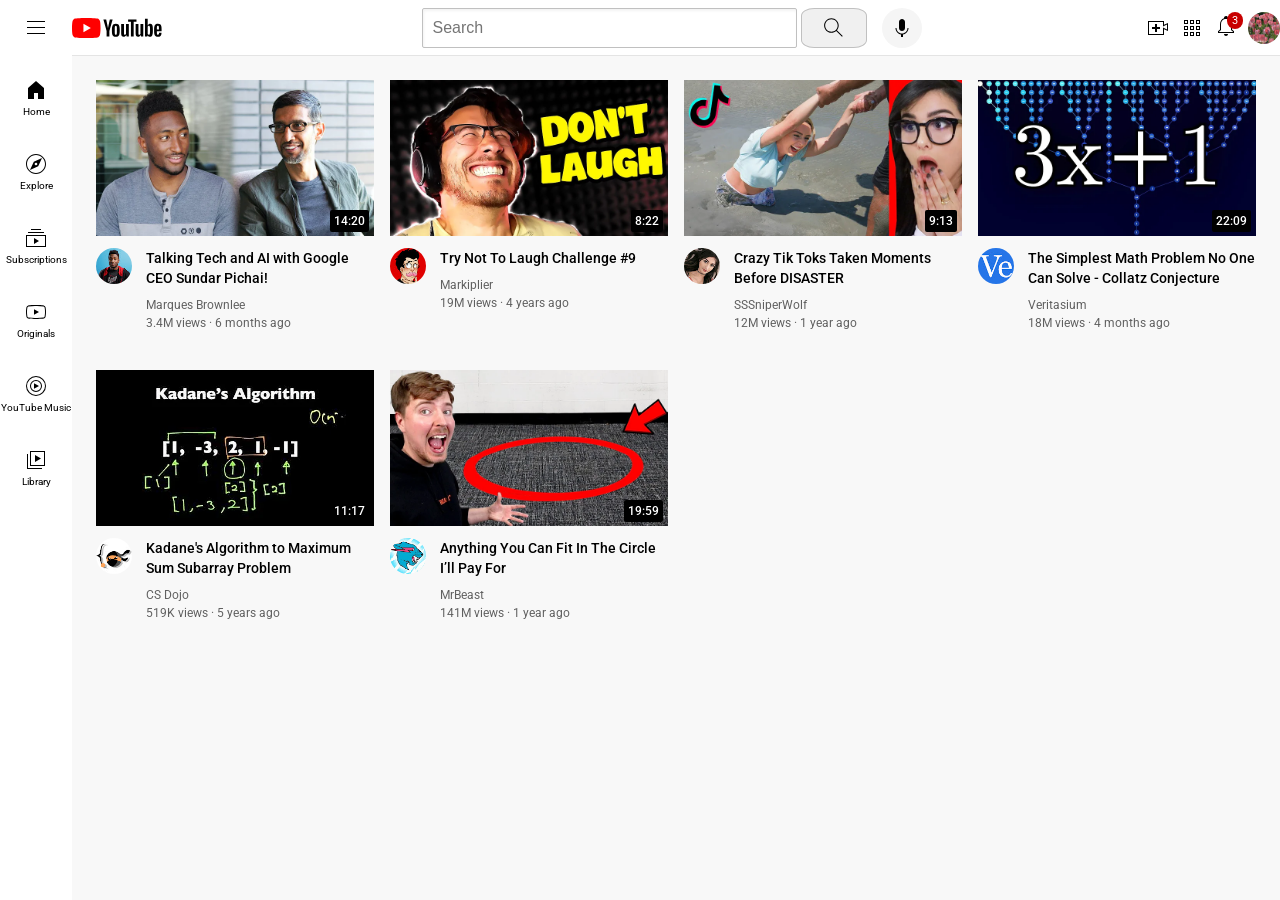
<file: index.html>
<!DOCTYPE html>
<html>
  <head>
    <title>YouTube.com Clone</title>
      <meta name="viewport" content="width=device-width, initial-scale=1.0">

    <link rel="preconnect" href="https://fonts.googleapis.com">
    <link rel="preconnect" href="https://fonts.gstatic.com" crossorigin>
    <link href="https://fonts.googleapis.com/css2?family=Roboto:wght@400;500;700&display=swap" rel="stylesheet">

    <link rel="stylesheet" href="styles/general.css">
    <link rel="stylesheet" href="styles/header.css">
    <link rel="stylesheet" href="styles/video.css">
    <link rel="stylesheet" href="styles/sidebar.css">
  </head>
  <body>
    <header class="header">
      <div class="left-section">
        <img id="menu-btn" class="hamburger-menu" src="icons/hamburger-menu.svg">
        <img  class="youtube-logo" src="icons/youtube-logo.svg">
      </div>
      <div class="middle-section">
        <input class="search-bar" type="text" placeholder="Search">
        <button class="search-button">
          <img class="search-icon" src="icons/search.svg">
          <div class="tooltip">Search</div>
        </button>
        <!-- Put position absolute inside position relative -->
        <button class="voice-search-button">
          <img class="voice-search-icon" src="icons/voice-search-icon.svg">
          <div class="tooltip">Search with your voice</div>
        </button>
      </div>
      <div class="right-section">
        <div class="upload-icon-container">
          <img class="upload-icon" src="icons/upload.svg">
          <div class="tooltip">Create</div>
        </div>
        <img class="youtube-apps-icon" src="icons/youtube-apps.svg">
        <div class="notifications-icon-container">
          <img class="notifications-icon" src="icons/notifications.svg">
          <div class="notifications-count">3</div>
        </div>
        <img class="current-user-picture" src="channel-pictures/download.jfif">
      </div>
    </header>

    <nav class="sidebar">
      <div class="sidebar-link">
        <img src="icons/home.svg">
        <div>Home</div>
      </div>
      <div class="sidebar-link">
        <img src="icons/explore.svg">
        <div>Explore</div>
      </div>
      <div class="sidebar-link">
        <img src="icons/subscriptions.svg">
        <div>Subscriptions</div>
      </div>
      <div class="sidebar-link">
        <img src="icons/originals.svg">
        <div>Originals</div>
      </div>
      <div class="sidebar-link">
        <img src="icons/youtube-music.svg">
        <div>YouTube Music</div>
      </div>
      <div class="sidebar-link">
        <img src="icons/library.svg">
        <div>Library</div>
      </div>
    </nav>

    <main>
      <section class="video-grid">
        <div class="video-preview">
          <div class="thumbnail-row">
            <img class="thumbnail" src="thumbnails/thumbnail-1.webp">
            <div class="video-time">14:20</div>
          </div>
          <div class="video-info-grid">
            <div class="channel-picture">
              <img class="profile-picture" src="channel-pictures/channel-1.jpeg">
            </div>
            <div class="video-info">
              <p class="video-title">
                Talking Tech and AI with Google CEO Sundar Pichai!
              </p>
              <p class="video-author">
                Marques Brownlee
              </p>
              <p class="video-stats">
                3.4M views &#183; 6 months ago
              </p>
            </div>
          </div>
        </div>

        <div class="video-preview">
          <div class="thumbnail-row">
            <img class="thumbnail" src="thumbnails/thumbnail-2.webp">
            <div class="video-time">8:22</div>
          </div>
          <div class="video-info-grid">
            <div class="channel-picture">
              <img class="profile-picture" src="channel-pictures/channel-2.jpeg">
            </div>
            <div class="video-info">
              <p class="video-title">
                Try Not To Laugh Challenge #9
              </p>
              <p class="video-author">
                Markiplier
              </p>
              <p class="video-stats">
                19M views &#183; 4 years ago
              </p>
            </div>
          </div>
        </div>

        <div class="video-preview">
          <div class="thumbnail-row">
            <img class="thumbnail" src="thumbnails/thumbnail-3.webp">
            <div class="video-time">9:13</div>
          </div>
          <div class="video-info-grid">
            <div class="channel-picture">
              <img class="profile-picture" src="channel-pictures/channel-3.jpeg">
            </div>
            <div class="video-info">
              <p class="video-title">
                Crazy Tik Toks Taken Moments Before DISASTER
              </p>
              <p class="video-author">
                SSSniperWolf
              </p>
              <p class="video-stats">
                12M views &#183; 1 year ago
              </p>
            </div>
          </div>
        </div>

        <div class="video-preview">
          <div class="thumbnail-row">
            <img class="thumbnail" src="thumbnails/thumbnail-4.webp">
            <div class="video-time">22:09</div>
          </div>
          <div class="video-info-grid">
            <div class="channel-picture">
              <img class="profile-picture" src="channel-pictures/channel-4.jpeg">
            </div>
            <div class="video-info">
              <p class="video-title">
                The Simplest Math Problem No One Can Solve - Collatz Conjecture
              </p>
              <p class="video-author">
                Veritasium
              </p>
              <p class="video-stats">
                18M views &#183; 4 months ago
              </p>
            </div>
          </div>
        </div>

        <div class="video-preview">
          <div class="thumbnail-row">
            <img class="thumbnail" src="thumbnails/thumbnail-5.webp">
            <div class="video-time">11:17</div>
          </div>
          <div class="video-info-grid">
            <div class="channel-picture">
              <img class="profile-picture" src="channel-pictures/channel-5.jpeg">
            </div>
            <div class="video-info">
              <p class="video-title">
                Kadane's Algorithm to Maximum Sum Subarray Problem
              </p>
              <p class="video-author">
                CS Dojo
              </p>
              <p class="video-stats">
                519K views &#183; 5 years ago
              </p>
            </div>
          </div>
        </div>

        <div class="video-preview">
          <div class="thumbnail-row">
            <img class="thumbnail" src="thumbnails/thumbnail-6.webp">
            <div class="video-time">19:59</div>
          </div>
          <div class="video-info-grid">
            <div class="channel-picture">
              <img class="profile-picture" src="channel-pictures/channel-6.jpeg">
            </div>
            <div class="video-info">
              <p class="video-title">
                Anything You Can Fit In The Circle I’ll Pay For
              </p>
              <p class="video-author">
                MrBeast
              </p>
              <p class="video-stats">
                141M views &#183; 1 year ago
              </p>
            </div>
          </div>
        </div>
      </section>
    </main>
    <script>
const menuBtn = document.getElementById("menu-btn");
const sidebar = document.querySelector(".sidebar");

menuBtn.addEventListener("click", function () {
  sidebar.classList.toggle("active");
  document.body.classList.toggle("sidebar-open");
});
</script>
  </body>
</html>
</file>
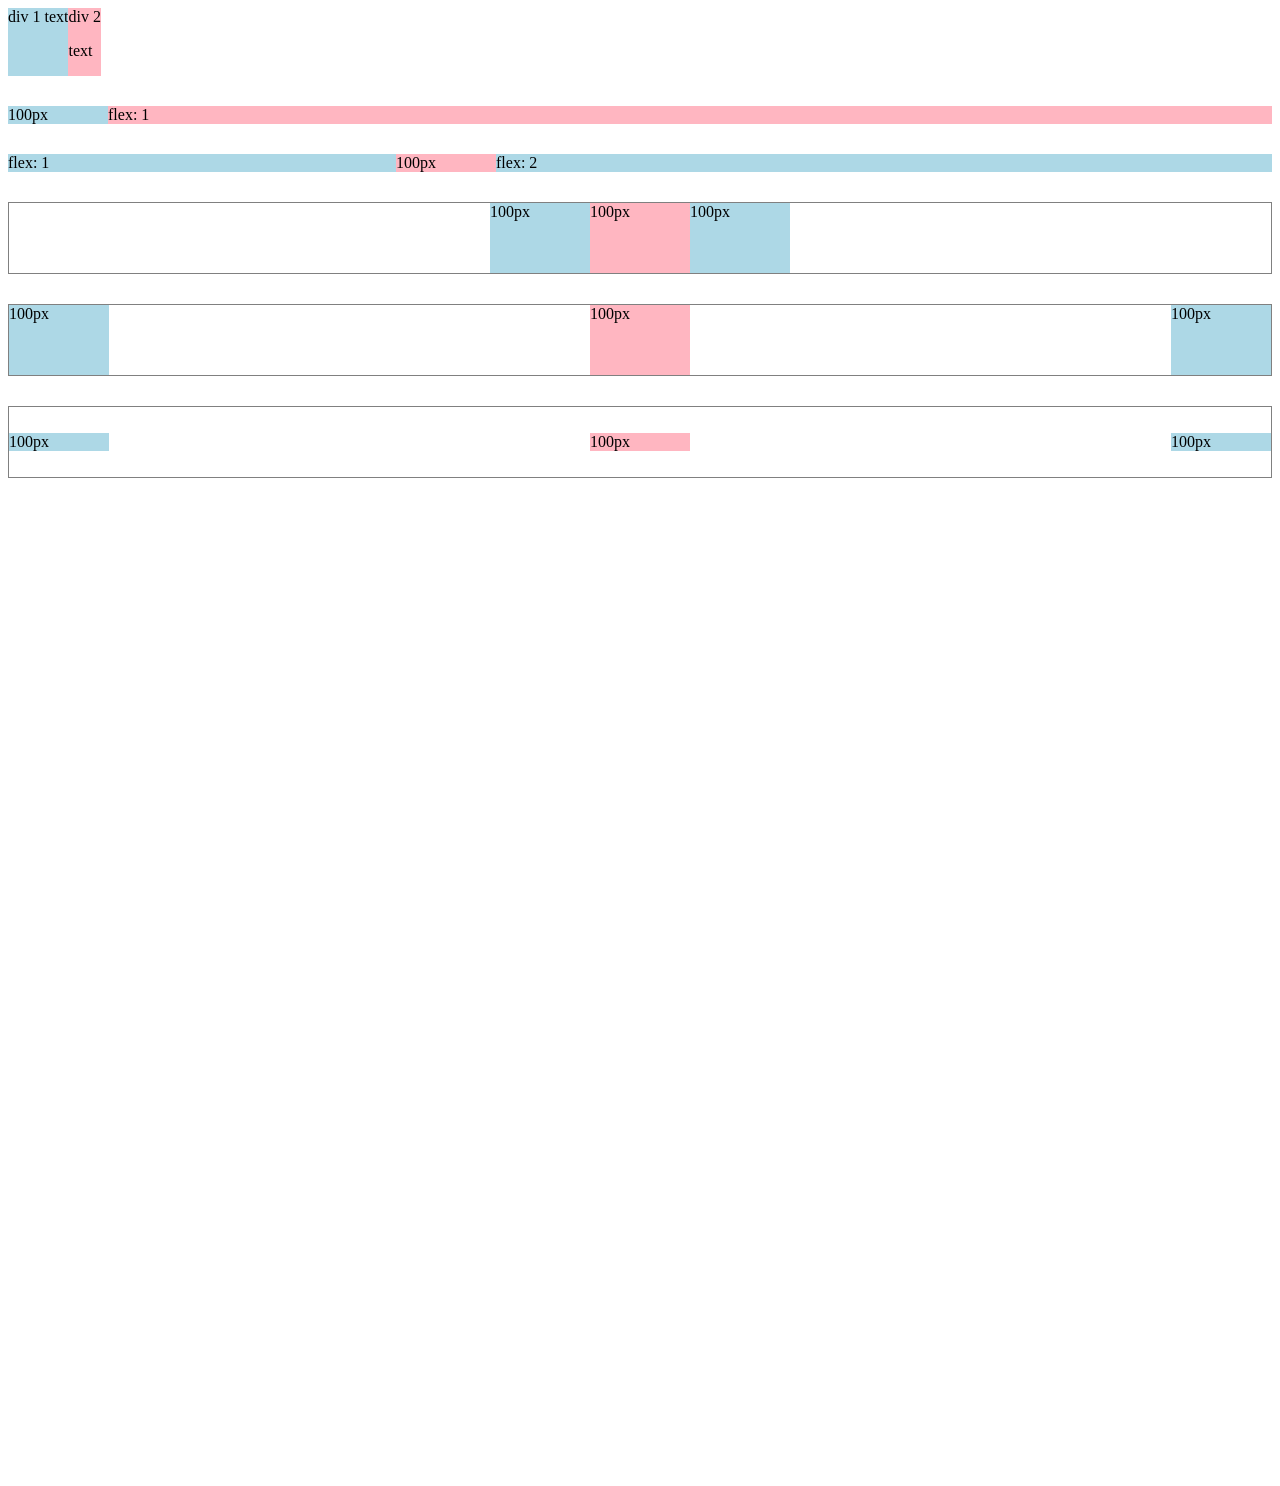
<file: flexbox.html>
<!DOCTYPE html>
<html>
  <head>
    <title>Flexbox Practice</title>
  </head>
  <body style="padding-bottom: 1000px;">
    <div style="
      display: flex;
      flex-direction: row;
    ">
      <div style="background-color: lightblue;">div 1 text</div>
      <div style="background-color: lightpink;">div 2 <p>text</p></div>
    </div>

    <div style="
      margin-top: 30px;
      display: flex;
      flex-direction: row;
    ">
      <div style="
        background-color: lightblue;
        width: 100px;
      ">100px</div>
      <div style="
        background-color: lightpink;
        flex: 1;
      ">flex: 1</div>
    </div>

    <div style="
      margin-top: 30px;
      display: flex;
      flex-direction: row;
    ">
      <div style="
        background-color: lightblue;
        flex: 1;
      ">flex: 1</div>
      <div style="
        background-color: lightpink;
        width: 100px;
      ">100px</div>
      <div style="
        background-color: lightblue;
        flex: 2;
      ">flex: 2</div>
    </div>

    <div style="
      margin-top: 30px;
      height: 70px;
      border-width: 1px;
      border-style: solid;
      border-color: gray;

      display: flex;
      flex-direction: row;
      justify-content: center;
    ">
      <div style="
        background-color: lightblue;
        width: 100px;
      ">100px</div>
      <div style="
        background-color: lightpink;
        width: 100px;
      ">100px</div>
      <div style="
        background-color: lightblue;
        width: 100px;
      ">100px</div>
    </div>

    <div style="
      margin-top: 30px;
      height: 70px;
      border-width: 1px;
      border-style: solid;
      border-color: gray;

      display: flex;
      flex-direction: row;
      justify-content: space-between;
    ">
      <div style="
        background-color: lightblue;
        width: 100px;
      ">100px</div>
      <div style="
        background-color: lightpink;
        width: 100px;
      ">100px</div>
      <div style="
        background-color: lightblue;
        width: 100px;
      ">100px</div>
    </div>

    <div style="
      margin-top: 30px;
      height: 70px;
      border-width: 1px;
      border-style: solid;
      border-color: gray;

      display: flex;
      flex-direction: row;
      justify-content: space-between;
      align-items: center;
    ">
      <div style="
        background-color: lightblue;
        width: 100px;
      ">100px</div>
      <div style="
        background-color: lightpink;
        width: 100px;
      ">100px</div>
      <div style="
        background-color: lightblue;
        width: 100px;
      ">100px</div>
    </div>
  </body>
</html>
</file>
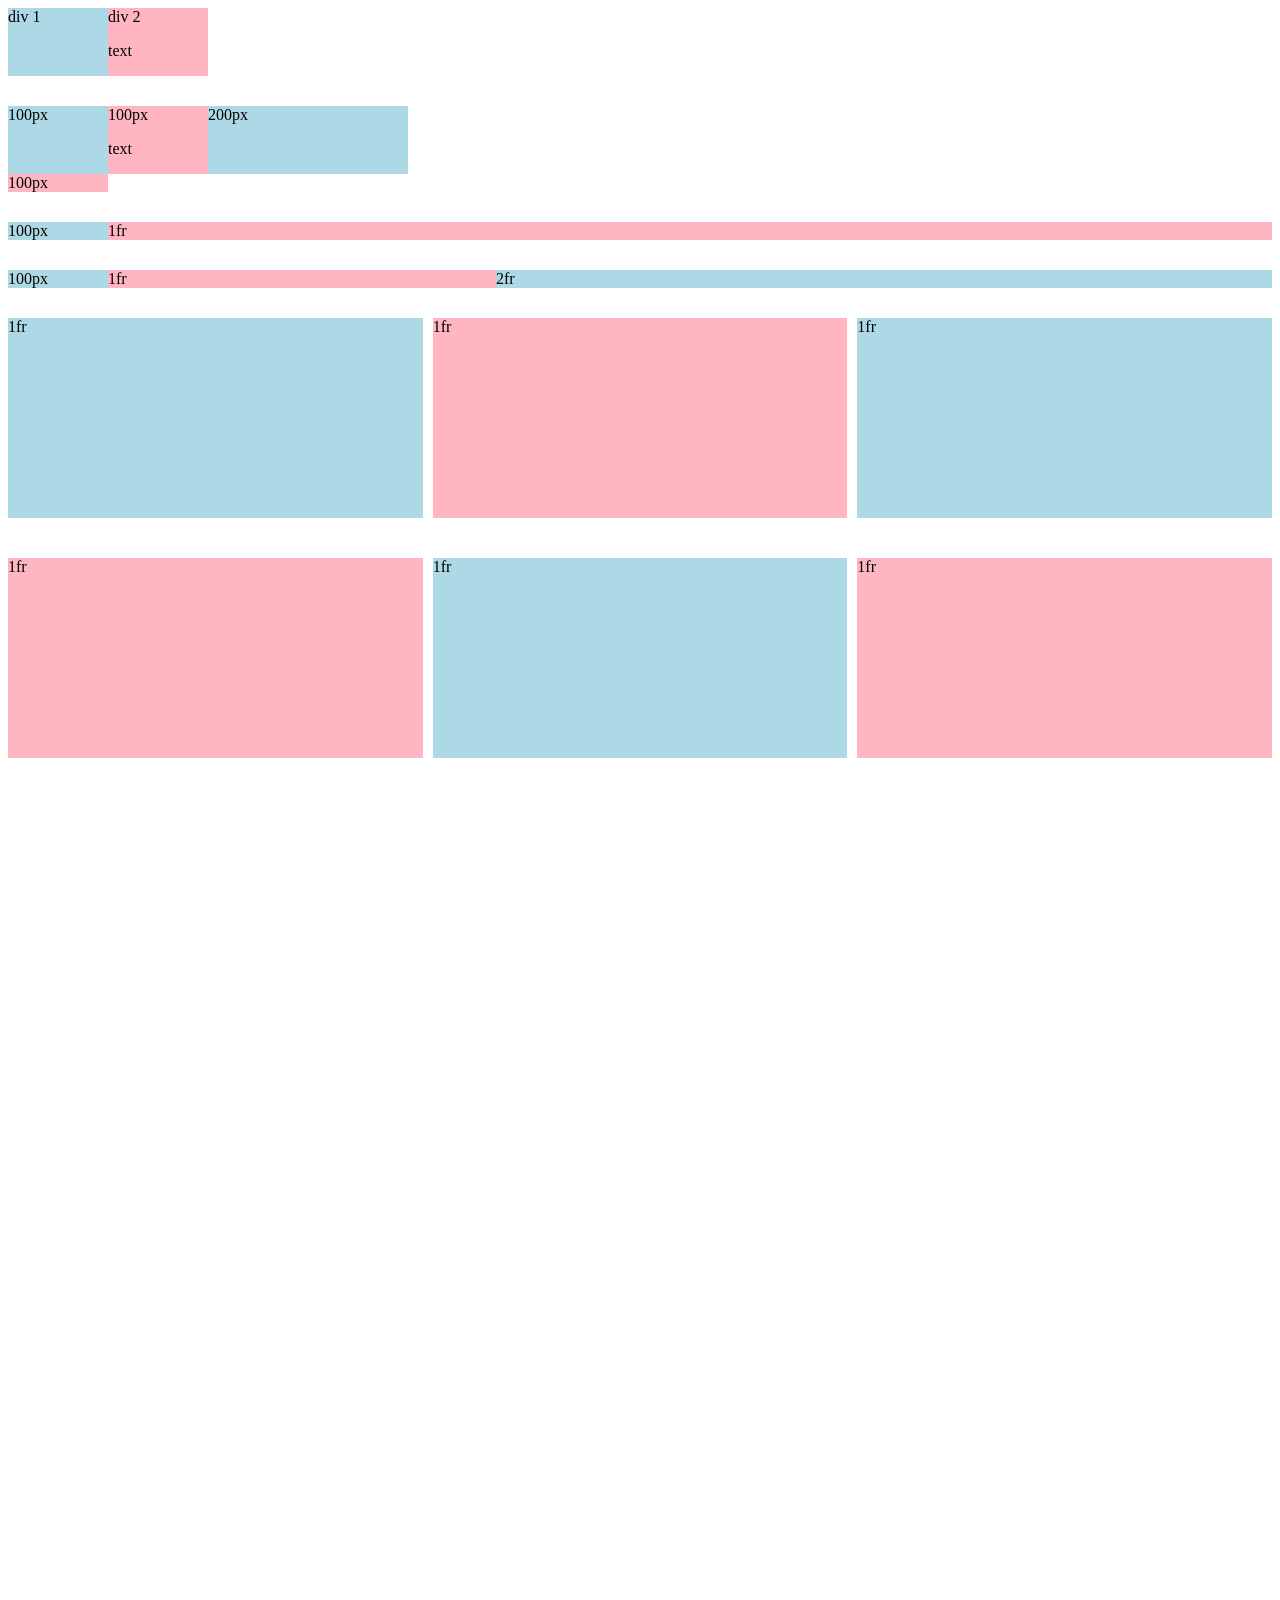
<file: grid.html>
<!DOCTYPE html>
<html>
  <head>
    <title>Grid Practice</title>
  </head>
  <body style="padding-bottom: 1000px;">
    <div style="
      display: grid;
      grid-template-columns: 100px 100px;
    ">
      <div style="background-color: lightblue;">div 1</div>
      <div style="background-color: lightpink;">div 2<p>text</p></div>
    </div>

    <div style="
      margin-top: 30px;
      display: grid;
      grid-template-columns: 100px 100px 200px;
    ">
      <div style="background-color: lightblue;">100px</div>
      <div style="background-color: lightpink;">100px<p>text</p></div>
      <div style="background-color: lightblue;">200px</div>
      <div style="background-color: lightpink;">100px</div>
    </div>

    <div style="
      margin-top: 30px;
      display: grid;
      grid-template-columns: 100px 1fr;
    ">
      <div style="background-color: lightblue;">100px</div>
      <div style="background-color: lightpink;">1fr</div>
    </div>

    <div style="
      margin-top: 30px;
      display: grid;
      grid-template-columns: 100px 1fr 2fr;
    ">
      <div style="background-color: lightblue;">100px</div>
      <div style="background-color: lightpink;">1fr</div>
      <div style="background-color: lightblue;">2fr</div>
    </div>

    <div style="
      margin-top: 30px;
      display: grid;
      grid-template-columns: 1fr 1fr 1fr;
      column-gap: 10px;
      row-gap: 40px;
    ">
      <div style="background-color: lightblue; height: 200px;">1fr</div>
      <div style="background-color: lightpink; height: 200px;">1fr</div>
      <div style="background-color: lightblue; height: 200px;">1fr</div>
      <div style="background-color: lightpink; height: 200px;">1fr</div>
      <div style="background-color: lightblue; height: 200px;">1fr</div>
      <div style="background-color: lightpink; height: 200px;">1fr</div>
    </div>
  </body>
</html>
</file>
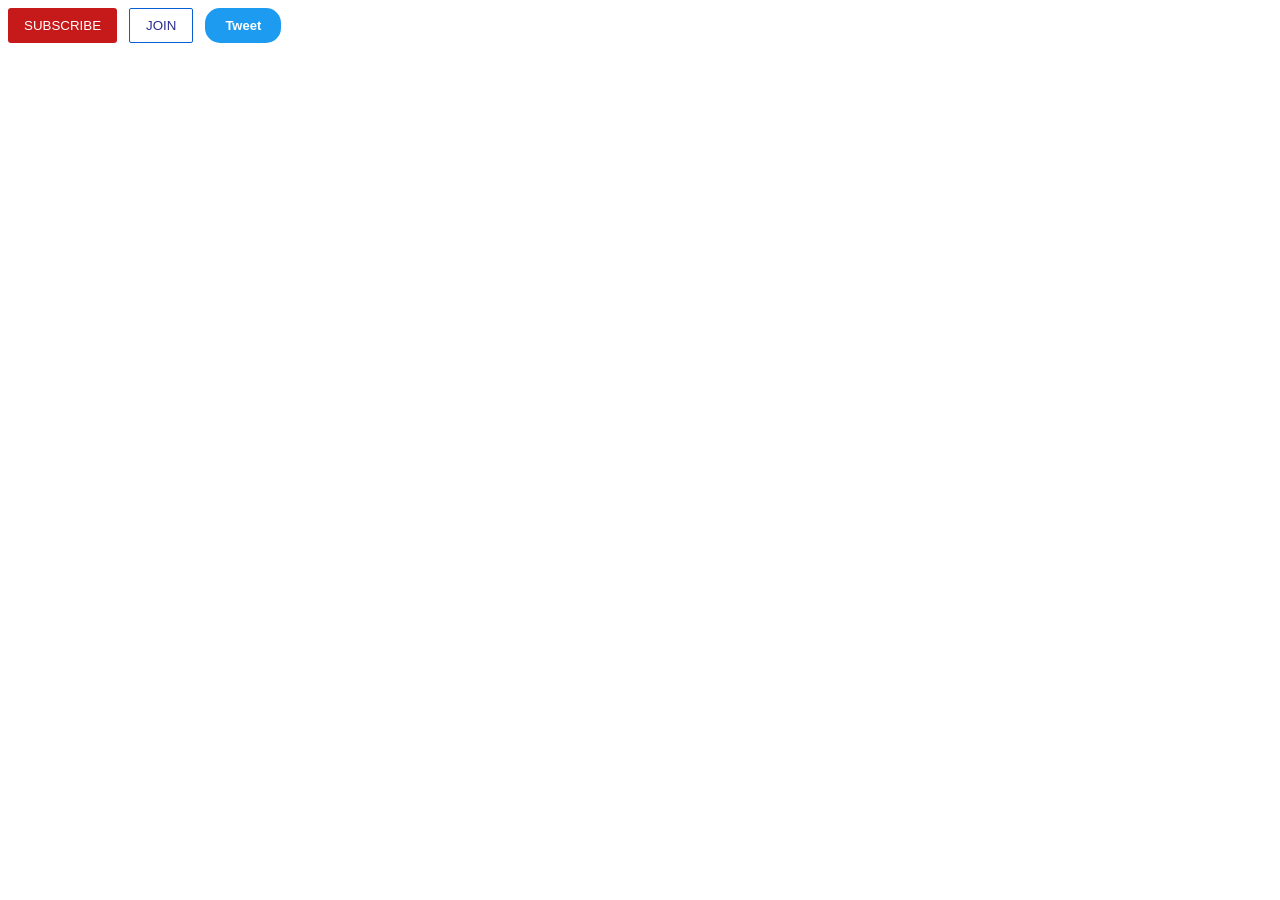
<file: into-to-html/buttons.html>
<!DOCTYPE html>
<html></html>
<head>
    <title>Buttons Practice</title>

     <link rel="stylesheet" href="styles/buttons.css">

</head>
 <body>
    <button class="subscribe-button">SUBSCRIBE</button>
<button class="join-button">JOIN</button>
<button class="tweet-button">Tweet</button>
 </body>

  </html>
</file>
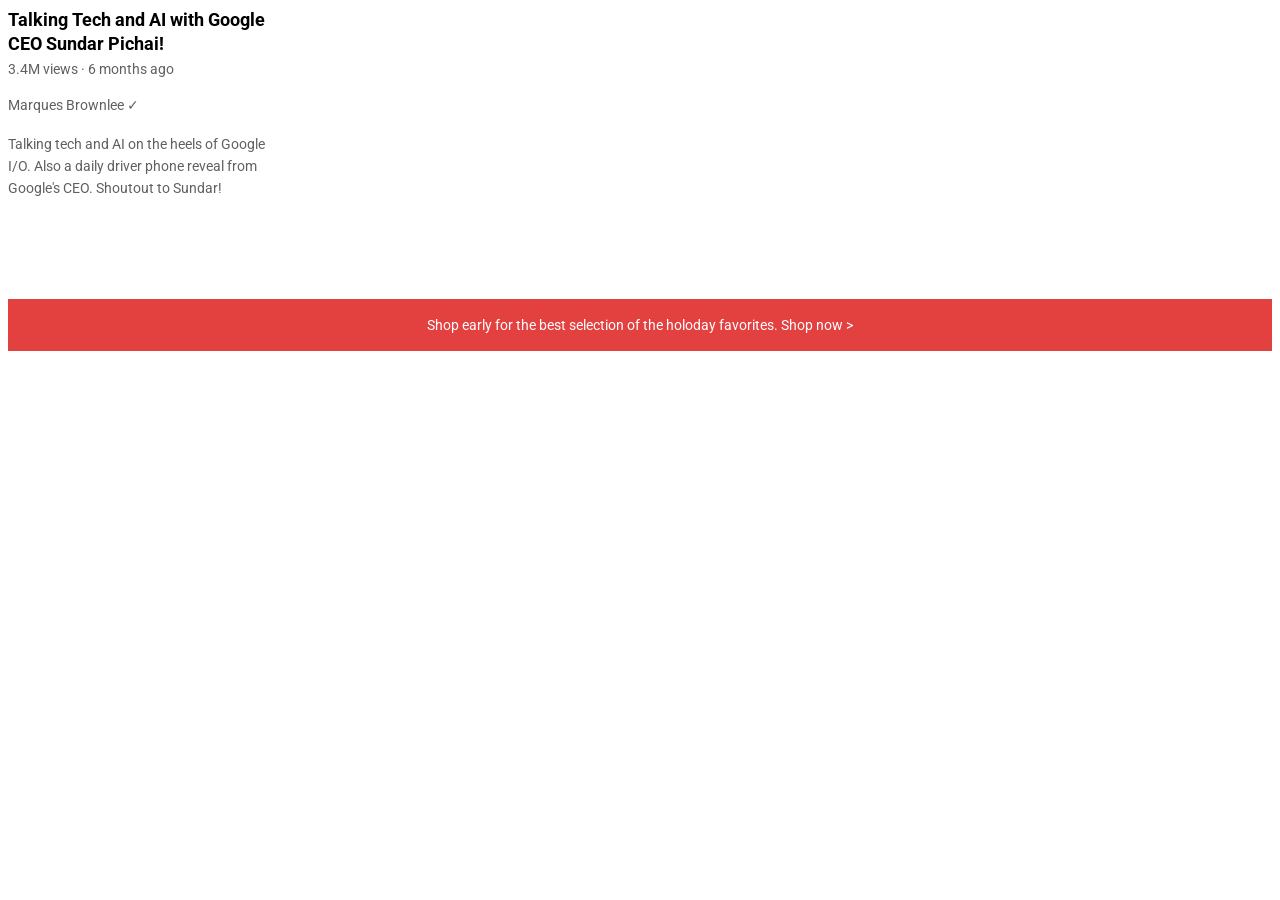
<file: into-to-html/text.html>
<!DOCTYPE html>
<html>
    <head>
    <title>Text Practice</title>
    <link rel="preconnect" href="https://fonts.googleapis.com">
    <link rel="preconnect" href="https://fonts.gstatic.com" crossorigin>
    <link href="https://fonts.googleapis.com/css2?family=Roboto:ital,wght@0,100..900;1,100..900&display=swap" rel="stylesheet">


        <link rel="stylesheet" href="styles/text.css">
        
        
    </head>

    <body>
        <p class="video-title">
            Talking Tech and AI with Google CEO Sundar Pichai! 
        </p>
        
        <p class="video-stats"> 
            3.4M views &middot; 6 months ago
        </p>
        
        <p class="video-head">
            Marques Brownlee  &#10003;
        </p>
        
        <p class="video-des"> 
            Talking tech and AI on the heels of Google I/O. Also a daily driver phone reveal from Google's CEO. Shoutout to Sundar!
        </p>
        
        <p class="vid-shop">
            Shop early for the best selection of the holoday favorites. <span class="shop-line"> Shop now 	&gt;
        
            </span>
        </p>
    </body>
</html>
</file>
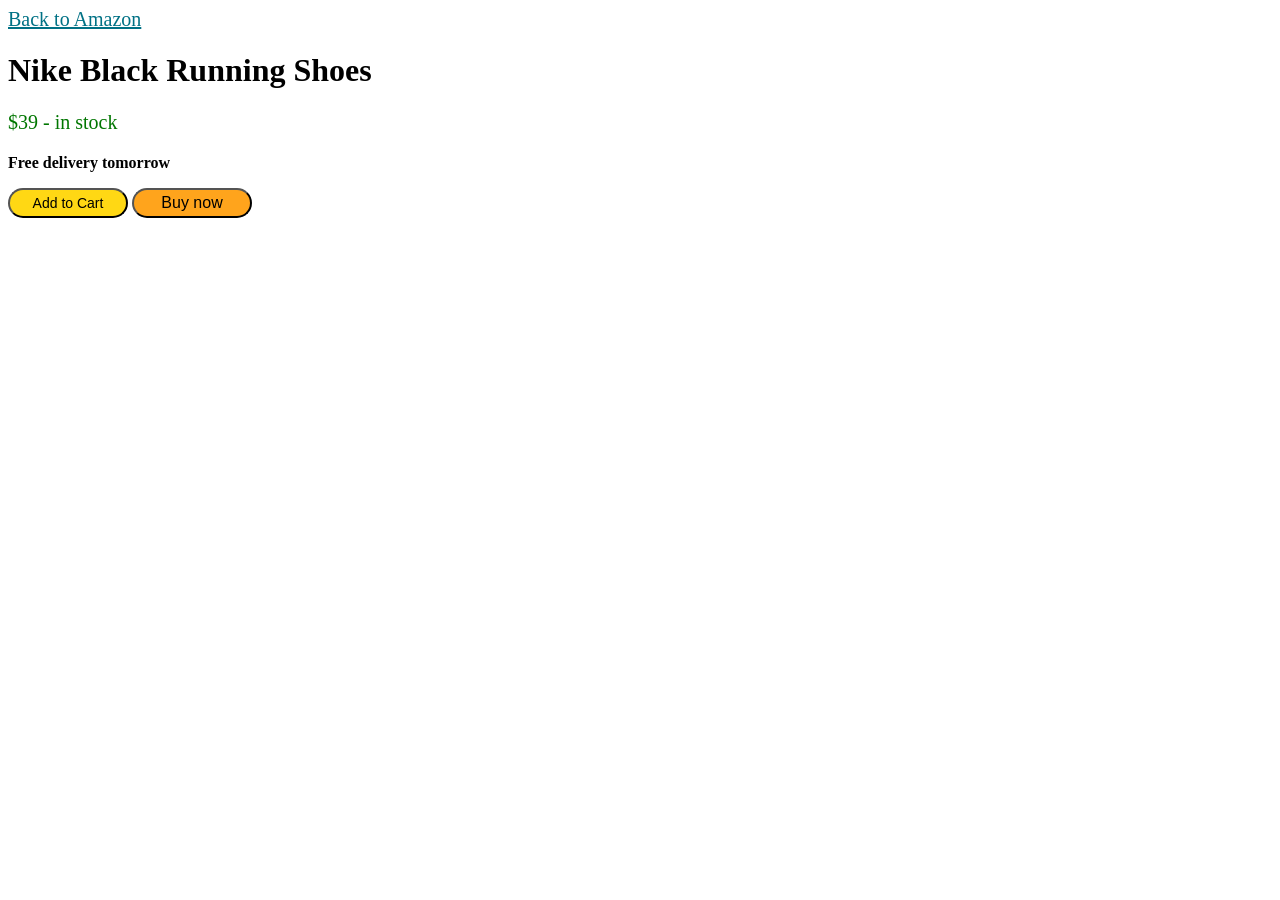
<file: into-to-html/website.html>
<!DOCTYPE html>
<a class="link-p" href="https://www.youtube.com/" target="blank">Back to Amazon</a>

<style>
    .link-p{
         color: rgb(0, 113, 133);
		 font-weight: 10px;
		 font-size: 20px;
         

    }
</style>


<style>
    .stock-p{
         color: rgb(0, 118, 0);
		 font-weight: 10px;
		 font-size: 20px;
         

    }
</style>



<style>
    .cart-p{
         background-color: rgb(255, 216, 20);
		 font-weight: 10px;
		 font-size: 14px;
		 border-radius: 20px ;
		 height: 30px;
		width: 120px;

    }
</style>

<style>
    .buy-p{
          background-color: rgb(255, 164, 28);
		 font-weight: 10px;
		 font-size: 16px;
         border-radius: 20px ;
		 height: 30px;
		width: 120px;


    }
</style>

<style>
    .deli-p{
          
		 font-weight: bold;
		 font-size: 16px;
         


    }
</style>


    <h1>Nike Black Running Shoes</h1>
    <p class="stock-p">$39 - in stock</p>
    <p class= "deli-p">Free delivery tomorrow</p>
    <button class="cart-p">Add to Cart</button>
    <button class="buy-p">Buy now</button>
</file>
<file: styles/general.css>
p {
    margin-top: 0;
    margin-bottom: 0;
  }
  
  body {
    /* This style below will be inherited */
    font-family: Roboto, Arial;
    margin: 0;
    padding-top: 80px;
    padding-left: 96px;
    padding-right: 24px;
    background-color: rgb(248, 248, 248);
  }

@media (max-width: 768px) {
  
  body {
    padding-top: 70px;
    padding-left: 20px;
    padding-right: 20px;
  }
  body.sidebar-open {
    padding-left: 76px;
  }
   
  
}
</file>
<file: styles/header.css>
.header {
    height: 55px;
    display: flex;
    flex-direction: row;
    justify-content: space-between;
    position: fixed;
    top: 0;
    left: 0;
    right: 0;
    z-index: 100;
    background-color: white;
    border-bottom-width: 1px;
    border-bottom-style: solid;
    border-bottom-color: rgb(228, 228, 228);
  }
  
  .left-section {
    display: flex;
    align-items: center;
  }
  
  .hamburger-menu {
    height: 24px;
    margin-left: 24px;
    margin-right: 24px;
    cursor:pointer;
  }
  
  .youtube-logo {
    height: 20px;
  }
  
  .middle-section {
    flex: 1;
     margin-left: 70px;
    margin-right: 35px; 
    max-width: 500px;
     gap: 5px; 
    display: flex;
    align-items: center;
  }
  .search-bar:focus {
  flex: 1; /* already flex, so it fills available space */
  z-index: 50; /* ensures it appears above background, but not icons */
}

.voice-search-button {
  flex-shrink: 0; /* prevents it from being squished */
}
  .search-bar {
    flex: 1;
    height: 36px;
    padding-left: 10px;
    font-size: 16px;
    border: 1px solid rgb(192, 192, 192);
    border-radius: 2px;
    box-shadow: inset 1px 2px 3px rgba(0, 0, 0, 0.05);
    width: 0;
  }
  
  .search-bar::placeholder {
    font-size: 16px;
  }
  
  .search-button {
    height: 40px;
    width: 66px;
    background-color: rgb(240, 240, 240);
    border-width: 1px;
    border-style: solid;
    border-color: rgb(192, 192, 192);
    margin-left: -1px;
    margin-right: 10px;
    border-radius:20%;
  }
  
  .search-button,
  .voice-search-button,
  .upload-icon-container {
    display: flex;
    justify-content: center;
    align-items: center;
    position: relative;
  }
  
  .search-button .tooltip,
  .voice-search-button .tooltip,
  .upload-icon-container .tooltip {
    position: absolute;
    background-color: gray;
    color: white;
    padding-top: 4px;
    padding-bottom: 4px;
    padding-left: 8px;
    padding-right: 8px;
    border-radius: 2px;
    font-size: 12px;
    bottom: -30px;
    opacity: 0;
    transition: opacity 0.15s;
    pointer-events: none;
    white-space: nowrap;
  }
  
  .search-button:hover .tooltip,
  .voice-search-button:hover .tooltip,
  .upload-icon-container:hover .tooltip {
    opacity: 1;
  }
  
  .search-icon {
    height: 25px;
  }
  
  .voice-search-button {
    height: 40px;
    width: 40px;
    border-radius: 20px;
    border: none;
    background-color: rgb(245, 245, 245);
  }
  
  .voice-search-icon {
    height: 24px;
  }
  
  .right-section {
    /* width: 180px;
    margin-right: 20px; */
    display: flex;
    align-items: center;
    justify-content: flex-end;
    gap:10px;
    flex-shrink: 0;
  }
  
  .upload-icon {
    height: 24px;
  }
  
  .youtube-apps-icon {
    height: 24px;
  }
  
  .notifications-icon {
    height: 24px;
  }
  
  .notifications-icon-container {
    position: relative;
  }
  
  .notifications-count {
    position: absolute;
    top: -2px;
    right: -5px;
    background-color: rgb(200, 0, 0);
    color: white;
    font-size: 11px;
    padding-left: 5px;
    padding-right: 5px;
    padding-top: 2px;
    padding-bottom: 2px;
    border-radius: 10px;
  }
  
  .current-user-picture {
  height: 32px;
  width: 32px;
  border-radius: 50%;
  object-fit: cover;
}
  

@media (max-width: 768px) {

  .left-section{
    /* width:30px;
    margin-left:0px; */
    display: flex;
    align-items: center;
    gap: 5px; /* space between hamburger and logo */
    margin-left: 10px;
  }
  .middle-section {
    margin-left: 0px;
    margin-right: 10px;
    flex: 1;
  }
  

  .right-section {
    width: auto;
    margin-left: 0px;
  }
  .notifications-icon-container{
    margin-right:0px;
    margin-left:0px;
  
  }

  .youtube-apps-icon,
  .upload-icon-container {
    display: none
  }

  .search-button {
    width: 50px;

  }
   
  .search-bar {
    min-width: 120px; /* slightly bigger on small screens */
  }

  .current-user-picture {
  height: 30px;
    width:32px;
    border-radius: 50%;
  }
  
  .hamburger-menu{
    margin-left:0px;
    padding-right:0
  }
  .youtube-logo {
    height: 10px; /* slightly smaller for small screens */
    margin-left: -25px;
    margin-right:5px;
  }

  .voice-search-icon,
   .voice-search-button{
    height:35px;
    width:25px;
    margin-right:0px;
  }
}
</file>
<file: styles/video.css>
.thumbnail {
    width: 100%;
  }
  
  .video-title {
    margin-top: 0;
    font-size: 14px;
    font-weight: 500;
    line-height: 20px;
    margin-bottom: 10px;
  }
  
  .video-info-grid {
    display: grid;
    grid-template-columns: 50px 1fr;
  }
  
  .profile-picture {
    width: 36px;
    border-radius: 50px;
  }
  
  .thumbnail-row {
    margin-bottom: 8px;
    position: relative;
  }
  
  .video-author,
  .video-stats {
    font-size: 12px;
    color: rgb(96, 96, 96);
  }
  
  .video-author {
    margin-bottom: 4px;
  }
  
  .video-grid {
    display: grid;
    grid-template-columns: 1fr 1fr 1fr;
    column-gap: 16px;
    row-gap: 40px;
  }
  
  @media (max-width: 750px) {
    .video-grid {
      grid-template-columns: 1fr 1fr;
    }
  }
  
  @media (min-width: 751px) and (max-width: 999px) {
    .video-grid {
      grid-template-columns: 1fr 1fr 1fr;
    }
  }
  
  @media (min-width: 1000px) {
    .video-grid {
      grid-template-columns: 1fr 1fr 1fr 1fr;
    }
  }
  
  .video-time {
    font-size: 12px;
    font-weight: 500;
    padding: 4px;
    border-radius: 2px;
    background-color: black;
    color: white;
    position: absolute;
    bottom: 8px;
    right: 5px;
  }
</file>
<file: styles/sidebar.css>
.sidebar {
    position: fixed;
    left: 0;
    bottom: 0;
    top: 55px;
    background-color: white;
    width: 72px;
    z-index: 200;
    padding-top: 5px;
  }
  
  .sidebar-link {
    height: 74px;
    display: flex;
    justify-content: center;
    align-items: center;
    flex-direction: column;
    cursor: pointer;
  }
  
  .sidebar-link:hover {
    background-color: rgb(235, 235, 235);
  }
  
  .sidebar-link img {
    height: 24px;
    margin-bottom: 4px;
  }
  
  .sidebar-link div {
    font-size: 10px;
  }

  @media (max-width: 768px) {
  .sidebar {
    transform: translateX(-100%);
    transition: transform 0.3s ease;
  }

  .sidebar.active {
    transform: translateX(0);
  }
}
</file>
<file: into-to-html/styles/buttons.css>
.subscribe-button  {
    background-color: rgb(198, 26, 26);
    color:white;
    border: none;
    border-radius: 3px;
    cursor: pointer;
    margin-right: 8px;
    transition: opacity 0.15s;
    padding-top: 10px;
    padding-bottom: 10px;
    padding-left: 16px;
    padding-right: 16px;
    vertical-align: top;
}


.subscribe-button:hover{
   opacity: 0.8;
}
.subscribe-button:active{
   opacity: 0.5;
}


.join-button{
    background-color: white;
    border-color: rgb(6, 95, 212  );
    border-style: solid;
    border-width: 1px;
    color: rgb(45, 45, 142) ;
    border-radius: 2px;
    cursor: pointer;
    transition: background-color 1s, color 1s;
    padding-top: 9px;
    padding-bottom: 9px;
    padding-left: 16px;
    padding-right: 16px;
    
}

.join-button:hover{
    background-color: rgb(45, 45, 142) ;
    color: white;
}

.join-button:active{
    opacity: 0.7;
}

.tweet-button{
     background-color: rgb(29, 155, 240);
     color: white;
     border-radius: 15px;
     border: none;
     font-size: 13px;
     font-weight: bold;
     cursor: pointer;
     margin-left: 8px;
    transition: box-shadow 0.15s;
    padding-top: 10px;
    padding-bottom: 10px;
    padding-left: 20px;
    padding-right: 20px;
    vertical-align: top;
}

.tweet-button:hover{
    box-shadow: 5px 5px 10px rgba(0, 0, 0, 0.15);
}
</file>
<file: into-to-html/styles/text.css>
p{
    font-family: Roboto;
    margin-top: 0;
    margin-bottom: 0;
}
.video-title{
    font-family: roboto;
    font-size: 18px;
    font-weight: bold;
    width: 280px;
    line-height: 24px;
    margin-bottom: 5px;
}

.video-stats{
    font-family: roboto;
    font-size: 14px;
    color: rgb(96,96,96);
    margin-top: 0;
    margin-bottom: 20px;

} 

    .video-head{
        font-family: roboto;
        color: rgb(96,96,96);
        font-size: 14px;
        margin-top: 0;
        margin-bottom: 20px;
    }

.video-des{
    font-family: roboto;
        color: rgb(96,96,96);
        font-size: 14px;
        width: 280px;
       line-height: 22px;
       margin-top: 0;
       margin-bottom: 100px;
}

.vid-shop{
    background-color: rgb(227, 65, 64);
    color: white;
    text-align: center;
    margin-bottom: 50px;
    font-size:14px ;
    padding-top: 18px;
    padding-bottom: 18px;
    

}
.shop-line{
     cursor: pointer;
}

.shop-line:hover{
    text-decoration: underline;
}
</file>
